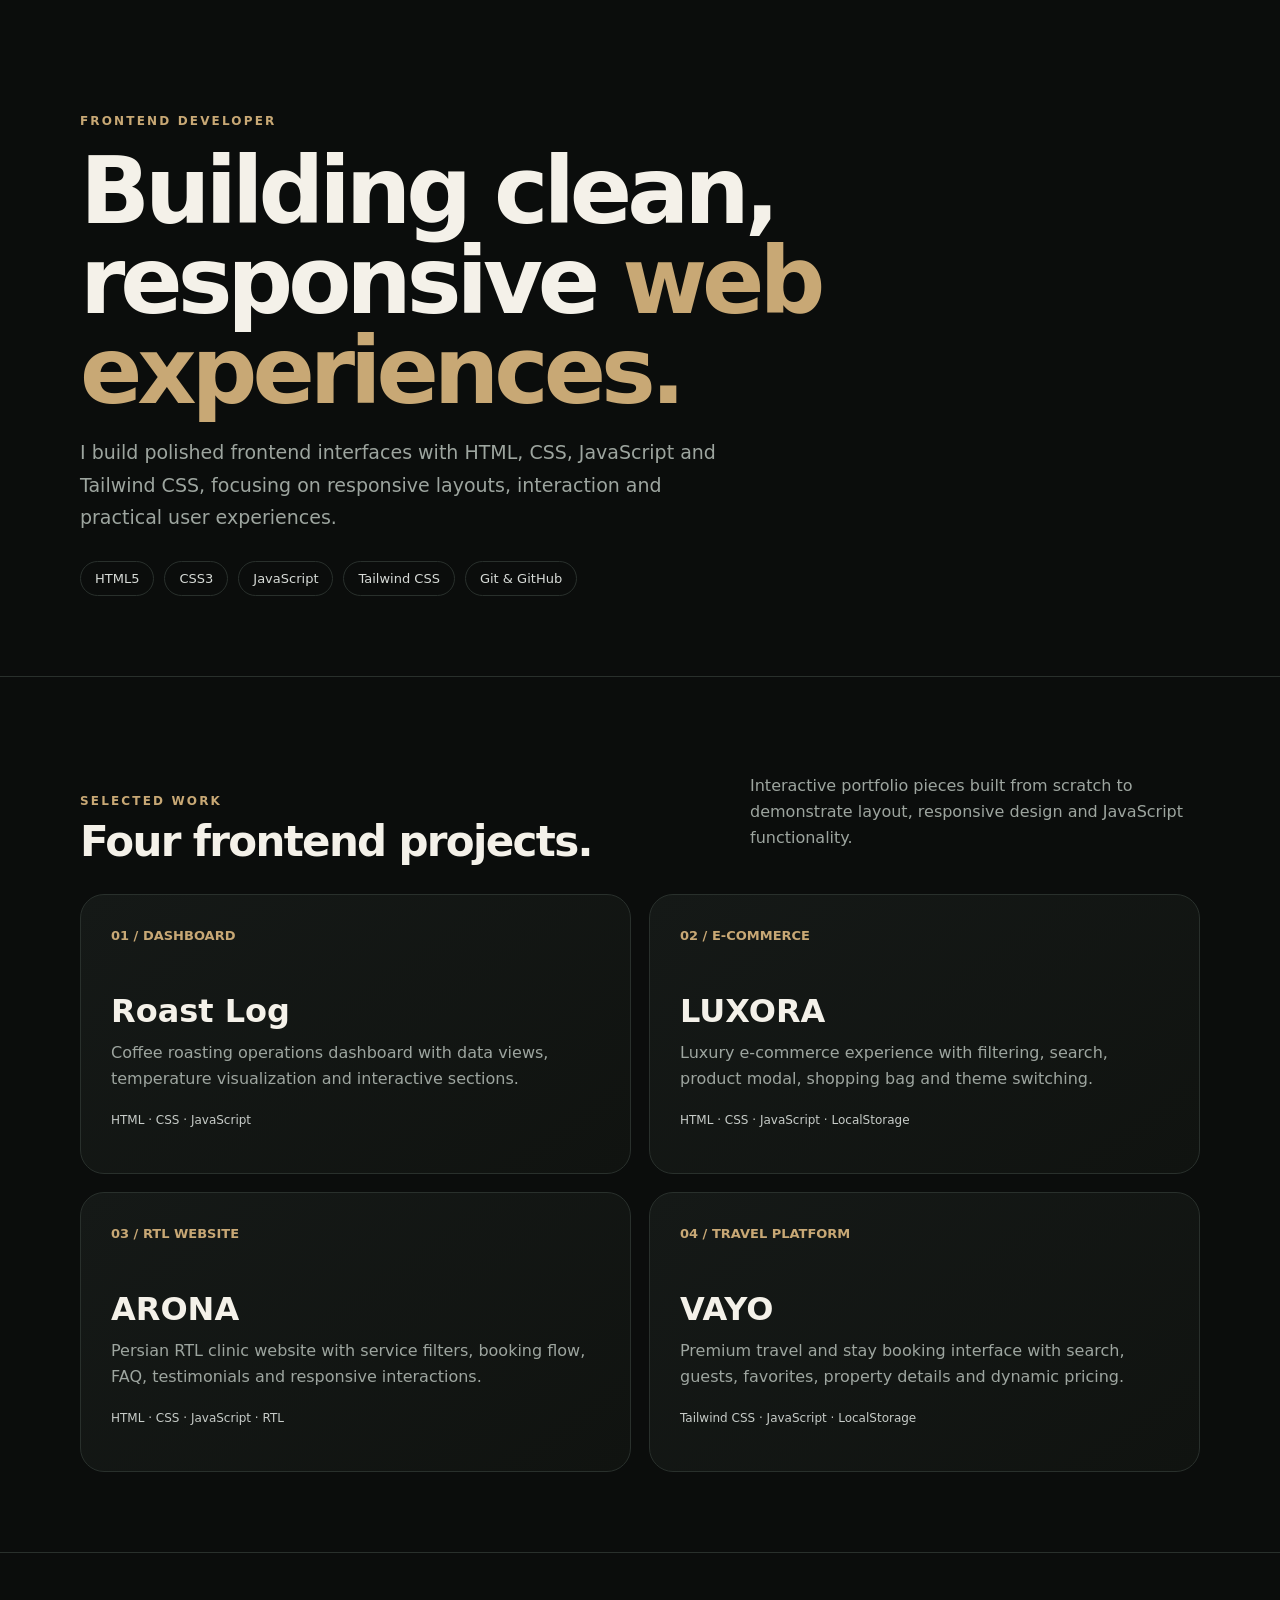
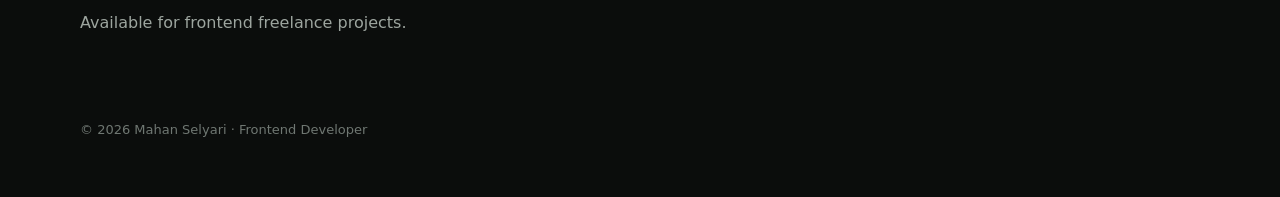
<file: index.html>
<!DOCTYPE html>
<html lang="en">
<head>
  <meta charset="UTF-8">
  <meta name="viewport" content="width=device-width, initial-scale=1.0">
  <meta name="description" content="Mahan Selyari — Frontend Developer portfolio featuring Roast Log, LUXORA, ARONA and VAYO.">
  <title>Mahan Selyari — Frontend Developer</title>
  <style>
    :root{--bg:#0b0d0c;--card:#151917;--text:#f4f1e9;--muted:#9da59f;--line:#29302c;--accent:#c8a875}
    *{box-sizing:border-box}html{scroll-behavior:smooth}body{margin:0;background:var(--bg);color:var(--text);font-family:Inter,system-ui,-apple-system,BlinkMacSystemFont,"Segoe UI",sans-serif}a{color:inherit;text-decoration:none}.wrap{width:min(1120px,calc(100% - 40px));margin:auto}.hero{padding:110px 0 80px;border-bottom:1px solid var(--line)}.eyebrow{color:var(--accent);font-size:12px;font-weight:700;letter-spacing:.18em;text-transform:uppercase}.hero h1{max-width:800px;margin:18px 0;font-size:clamp(48px,8vw,92px);line-height:.98;letter-spacing:-.055em}.hero h1 span{color:var(--accent)}.hero p{max-width:650px;color:var(--muted);font-size:19px;line-height:1.7}.stack{display:flex;flex-wrap:wrap;gap:10px;margin-top:28px}.stack span{border:1px solid var(--line);border-radius:999px;padding:9px 14px;color:#d7dbd7;font-size:13px}.projects{padding:80px 0}.section-head{display:flex;justify-content:space-between;gap:30px;align-items:end;margin-bottom:28px}.section-head h2{margin:8px 0 0;font-size:42px;letter-spacing:-.04em}.section-head p{color:var(--muted);max-width:450px;line-height:1.6}.grid{display:grid;grid-template-columns:repeat(2,1fr);gap:18px}.card{display:block;padding:30px;min-height:280px;border:1px solid var(--line);border-radius:24px;background:linear-gradient(145deg,var(--card),#101310);transition:.25s}.card:hover{transform:translateY(-5px);border-color:#56605a}.number{color:var(--accent);font-size:13px;font-weight:700}.card h3{font-size:32px;margin:48px 0 10px}.card p{color:var(--muted);line-height:1.6;margin:0}.tech{margin-top:22px;color:#c7ccc8;font-size:12px}.cta{padding:60px 0;border-top:1px solid var(--line);color:var(--muted)}footer{padding:30px 0 60px;color:#6f7772;font-size:13px}@media(max-width:700px){.wrap{width:min(100% - 28px,1120px)}.hero{padding-top:75px}.grid{grid-template-columns:1fr}.section-head{display:block}.section-head h2{font-size:34px}.card{min-height:240px}.card h3{margin-top:35px}}
  </style>
</head>
<body>
  <header class="hero"><div class="wrap">
    <span class="eyebrow">Frontend Developer</span>
    <h1>Building clean, responsive <span>web experiences.</span></h1>
    <p>I build polished frontend interfaces with HTML, CSS, JavaScript and Tailwind CSS, focusing on responsive layouts, interaction and practical user experiences.</p>
    <div class="stack"><span>HTML5</span><span>CSS3</span><span>JavaScript</span><span>Tailwind CSS</span><span>Git & GitHub</span></div>
  </div></header>

  <main class="projects"><div class="wrap">
    <div class="section-head"><div><span class="eyebrow">Selected work</span><h2>Four frontend projects.</h2></div><p>Interactive portfolio pieces built from scratch to demonstrate layout, responsive design and JavaScript functionality.</p></div>
    <div class="grid">
      <a class="card" href="./roast-log/"><span class="number">01 / DASHBOARD</span><h3>Roast Log</h3><p>Coffee roasting operations dashboard with data views, temperature visualization and interactive sections.</p><div class="tech">HTML · CSS · JavaScript</div></a>
      <a class="card" href="./luxora/"><span class="number">02 / E-COMMERCE</span><h3>LUXORA</h3><p>Luxury e-commerce experience with filtering, search, product modal, shopping bag and theme switching.</p><div class="tech">HTML · CSS · JavaScript · LocalStorage</div></a>
      <a class="card" href="./arona/"><span class="number">03 / RTL WEBSITE</span><h3>ARONA</h3><p>Persian RTL clinic website with service filters, booking flow, FAQ, testimonials and responsive interactions.</p><div class="tech">HTML · CSS · JavaScript · RTL</div></a>
      <a class="card" href="./vayo/"><span class="number">04 / TRAVEL PLATFORM</span><h3>VAYO</h3><p>Premium travel and stay booking interface with search, guests, favorites, property details and dynamic pricing.</p><div class="tech">Tailwind CSS · JavaScript · LocalStorage</div></a>
    </div>
  </div></main>

  <section class="cta"><div class="wrap">Available for frontend freelance projects.</div></section>
  <footer><div class="wrap">© 2026 Mahan Selyari · Frontend Developer</div></footer>
</body>
</html>
</file>
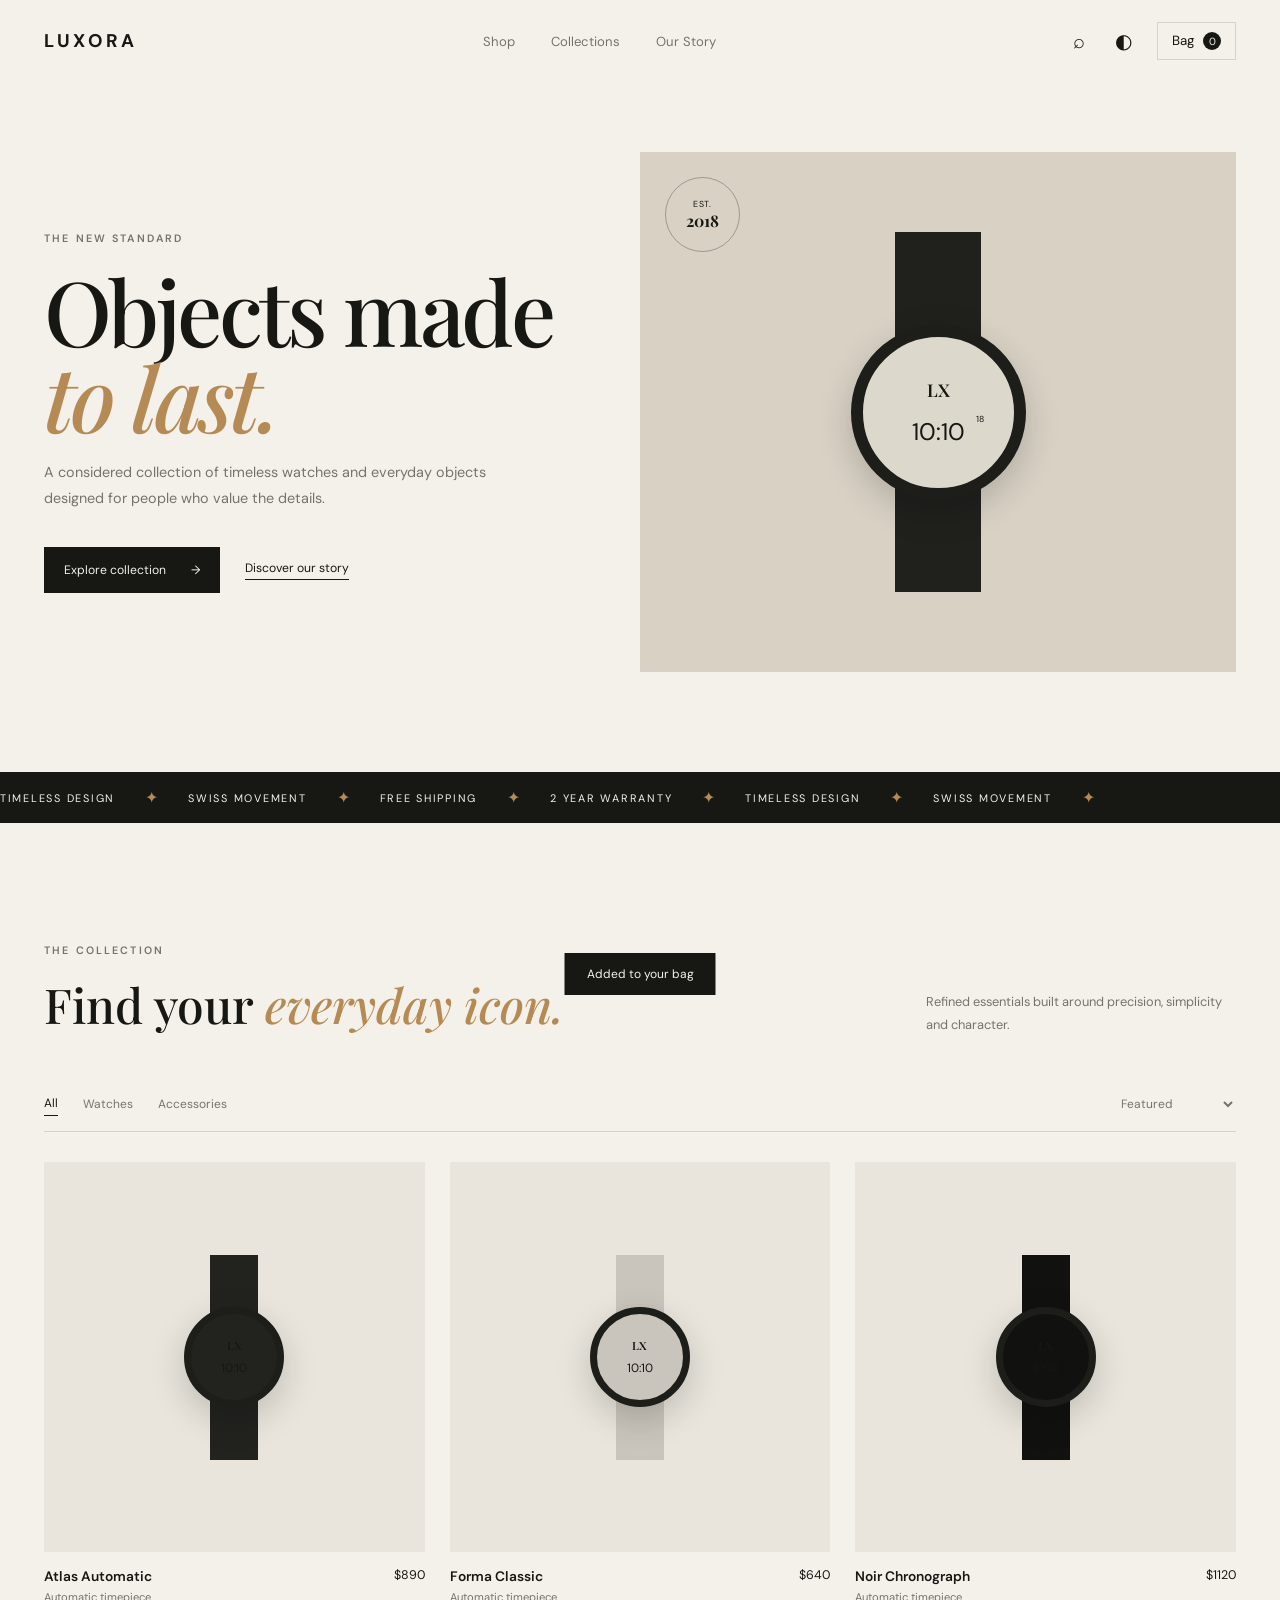
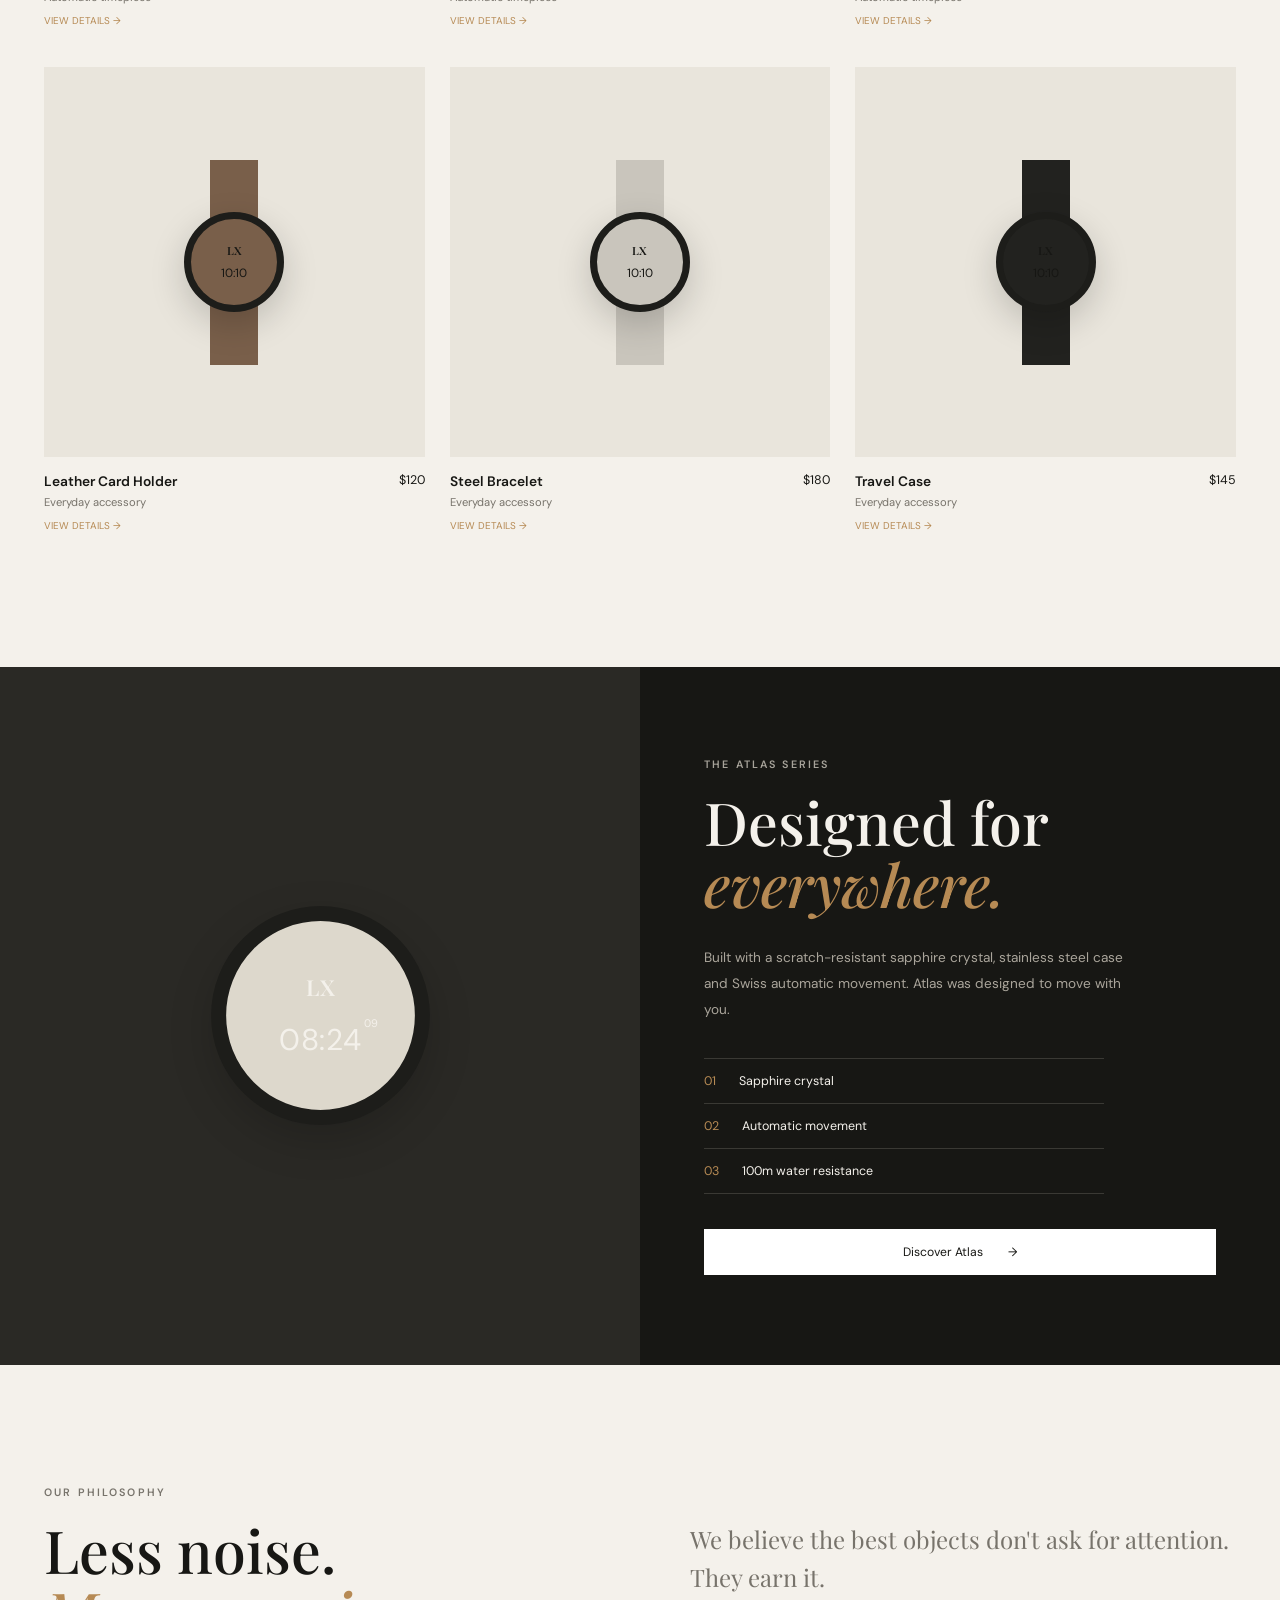
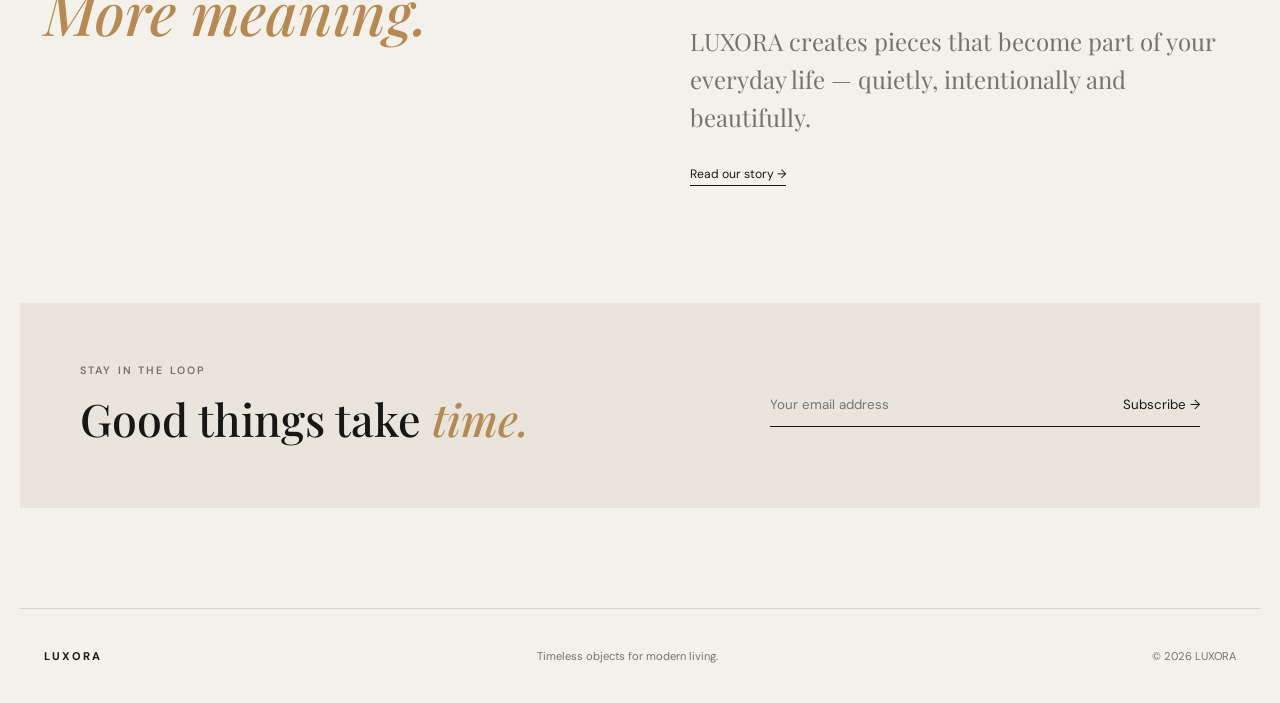
<file: luxora/index.html>
<!DOCTYPE html>
<html lang="en">
<head>
  <meta charset="UTF-8">
  <meta name="viewport" content="width=device-width, initial-scale=1.0">

  <title>LUXORA — Timeless Objects</title>

  <link rel="preconnect" href="https://fonts.googleapis.com">
  <link rel="preconnect" href="https://fonts.gstatic.com" crossorigin>

  <link href="https://fonts.googleapis.com/css2?family=DM+Sans:wght@400;500;600;700&family=Playfair+Display:wght@500;600;700&display=swap" rel="stylesheet">

  <link rel="stylesheet" href="style.css">
</head>

<body>

  <!-- ================= HEADER ================= -->

  <header class="header">

    <a href="#" class="logo">
      LUXORA
    </a>

    <nav class="nav">
      <a href="#shop">Shop</a>
      <a href="#collections">Collections</a>
      <a href="#story">Our Story</a>
    </nav>

    <div class="header-actions">

      <button class="icon-btn" id="searchBtn" aria-label="Search">
        ⌕
      </button>

      <button class="icon-btn" id="themeBtn" aria-label="Theme">
        ◐
      </button>

      <button class="cart-btn" id="cartBtn">
        Bag
        <span id="cartCount">0</span>
      </button>

    </div>

  </header>


  <!-- ================= SEARCH ================= -->

  <div class="search-overlay" id="searchOverlay">

    <div class="search-box">

      <button class="close-search" id="closeSearch">
        ×
      </button>

      <span>Search products</span>

      <input
        type="text"
        id="searchInput"
        placeholder="Search watches, accessories..."
        autocomplete="off"
      >

      <div id="searchResults"></div>

    </div>

  </div>


  <!-- ================= HERO ================= -->

  <main>

    <section class="hero">

      <div class="hero-content">

        <span class="eyebrow">
          THE NEW STANDARD
        </span>

        <h1>
          Objects made
          <em>to last.</em>
        </h1>

        <p>
          A considered collection of timeless watches
          and everyday objects designed for people
          who value the details.
        </p>

        <div class="hero-actions">

          <a href="#shop" class="btn btn-dark">
            Explore collection
            <span>→</span>
          </a>

          <a href="#story" class="text-link">
            Discover our story
          </a>

        </div>

      </div>

      <div class="hero-image">

        <div class="hero-badge">
          <span>EST.</span>
          <strong>2018</strong>
        </div>

        <div class="watch-display">
          <div class="watch-face">
            <span class="watch-brand">LX</span>
            <span class="watch-time">10:10</span>
            <span class="watch-date">18</span>
          </div>

          <div class="watch-strap top"></div>
          <div class="watch-strap bottom"></div>
        </div>

      </div>

    </section>


    <!-- ================= MARQUEE ================= -->

    <div class="marquee">

      <div class="marquee-track">

        <span>TIMELESS DESIGN</span>
        <i>✦</i>

        <span>SWISS MOVEMENT</span>
        <i>✦</i>

        <span>FREE SHIPPING</span>
        <i>✦</i>

        <span>2 YEAR WARRANTY</span>
        <i>✦</i>

        <span>TIMELESS DESIGN</span>
        <i>✦</i>

        <span>SWISS MOVEMENT</span>
        <i>✦</i>

      </div>

    </div>


    <!-- ================= SHOP ================= -->

    <section class="shop section" id="shop">

      <div class="section-heading">

        <div>
          <span class="eyebrow">
            THE COLLECTION
          </span>

          <h2>
            Find your <em>everyday icon.</em>
          </h2>
        </div>

        <p>
          Refined essentials built around
          precision, simplicity and character.
        </p>

      </div>


      <div class="shop-toolbar">

        <div class="categories">

          <button
            class="filter-btn active"
            data-category="all">
            All
          </button>

          <button
            class="filter-btn"
            data-category="watch">
            Watches
          </button>

          <button
            class="filter-btn"
            data-category="accessory">
            Accessories
          </button>

        </div>

        <select id="sortSelect">
          <option value="default">Featured</option>
          <option value="low">Price: Low to High</option>
          <option value="high">Price: High to Low</option>
          <option value="new">Newest</option>
        </select>

      </div>


      <div class="products-grid" id="productsGrid"></div>

    </section>


    <!-- ================= FEATURE ================= -->

    <section class="feature-section" id="collections">

      <div class="feature-image">

        <div class="feature-watch">
          <div class="watch-face silver">
            <span class="watch-brand">LX</span>
            <span class="watch-time">08:24</span>
            <span class="watch-date">09</span>
          </div>
        </div>

      </div>

      <div class="feature-content">

        <span class="eyebrow">
          THE ATLAS SERIES
        </span>

        <h2>
          Designed for
          <em>everywhere.</em>
        </h2>

        <p>
          Built with a scratch-resistant sapphire crystal,
          stainless steel case and Swiss automatic movement.
          Atlas was designed to move with you.
        </p>

        <ul class="features">

          <li>
            <span>01</span>
            Sapphire crystal
          </li>

          <li>
            <span>02</span>
            Automatic movement
          </li>

          <li>
            <span>03</span>
            100m water resistance
          </li>

        </ul>

        <button class="btn btn-light" id="featureBtn">
          Discover Atlas
          <span>→</span>
        </button>

      </div>

    </section>


    <!-- ================= STORY ================= -->

    <section class="story section" id="story">

      <div class="story-heading">

        <span class="eyebrow">
          OUR PHILOSOPHY
        </span>

        <h2>
          Less noise.
          <br>
          <em>More meaning.</em>
        </h2>

      </div>

      <div class="story-text">

        <p>
          We believe the best objects don't ask for attention.
          They earn it.
        </p>

        <p>
          LUXORA creates pieces that become part of your
          everyday life — quietly, intentionally and
          beautifully.
        </p>

        <a href="#" class="text-link">
          Read our story →
        </a>

      </div>

    </section>


    <!-- ================= NEWSLETTER ================= -->

    <section class="newsletter">

      <div>

        <span class="eyebrow">
          STAY IN THE LOOP
        </span>

        <h2>
          Good things take
          <em>time.</em>
        </h2>

      </div>

      <form id="newsletterForm">

        <input
          type="email"
          id="emailInput"
          placeholder="Your email address"
          required
        >

        <button type="submit">
          Subscribe →
        </button>

      </form>

    </section>

  </main>


  <!-- ================= CART ================= -->

  <aside class="cart-panel" id="cartPanel">

    <div class="cart-header">

      <div>
        <span class="eyebrow">
          YOUR BAG
        </span>

        <h2>
          Shopping bag
        </h2>
      </div>

      <button id="closeCart">
        ×
      </button>

    </div>

    <div class="cart-items" id="cartItems"></div>

    <div class="cart-footer">

      <div>
        <span>Subtotal</span>
        <strong id="cartTotal">
          $0
        </strong>
      </div>

      <button class="checkout-btn" id="checkoutBtn">
        Checkout
        <span>→</span>
      </button>

    </div>

  </aside>


  <div class="cart-backdrop" id="cartBackdrop"></div>


  <!-- ================= PRODUCT MODAL ================= -->

  <div class="modal" id="productModal">

    <div class="modal-content">

      <button class="modal-close" id="modalClose">
        ×
      </button>

      <div class="modal-product" id="modalProduct"></div>

    </div>

  </div>


  <!-- ================= TOAST ================= -->

  <div class="toast" id="toast">
    Added to your bag
  </div>


  <footer>

    <div class="footer-logo">
      LUXORA
    </div>

    <p>
      Timeless objects for modern living.
    </p>

    <span>
      © 2026 LUXORA
    </span>

  </footer>


  <script src="script.js"></script>

</body>
</html>
</file>
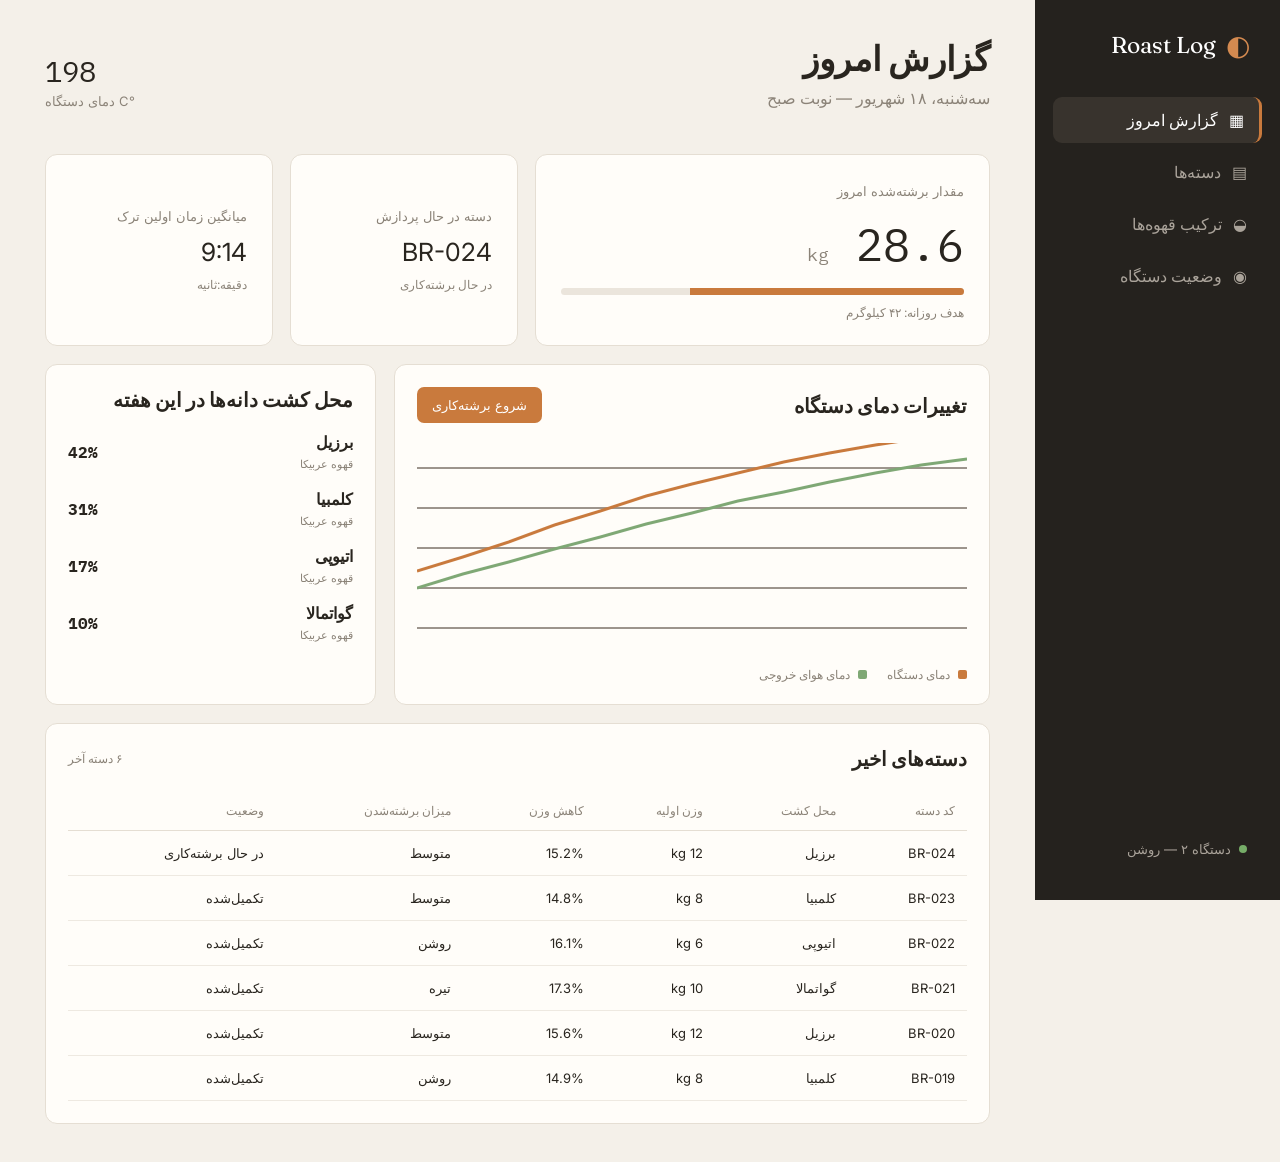
<file: roast-log/index.html>
<!DOCTYPE html>
<html lang="fa" dir="rtl">
<head>
  <meta charset="UTF-8">
  <meta name="viewport" content="width=device-width, initial-scale=1.0">

  <title>Roast Log — داشبورد برشته‌کاری قهوه</title>

  <link rel="preconnect" href="https://fonts.googleapis.com">
  <link href="https://fonts.googleapis.com/css2?family=Fraunces:opsz,wght@9..144,400;9..144,600;9..144,700&family=IBM+Plex+Mono:wght@400;500;600&family=Inter:wght@400;500;600&display=swap" rel="stylesheet">

  <link rel="stylesheet" href="style.css">
</head>

<body>

<div class="app">

  <!-- Sidebar -->
  <aside class="sidebar">

    <div class="brand">
      <span class="brand-mark">◐</span>
      <span class="brand-name">Roast Log</span>
    </div>

    <nav class="nav">

      <a class="nav-item active" href="#" data-page="dashboard">
        <span>▦</span>
        گزارش امروز
      </a>

      <a class="nav-item" href="#" data-page="batches">
        <span>▤</span>
        دسته‌ها
      </a>

      <a class="nav-item" href="#" data-page="blends">
        <span>◒</span>
        ترکیب قهوه‌ها
      </a>

      <a class="nav-item" href="#" data-page="machine">
        <span>◉</span>
        وضعیت دستگاه
      </a>

    </nav>

    <div class="sidebar-foot">
      <span class="dot"></span>
      دستگاه ۲ — روشن
    </div>

  </aside>


  <!-- Main -->
  <main class="main">

    <!-- ================= DASHBOARD ================= -->

    <section class="page active-page" id="dashboard">

      <header class="topbar">

        <div>
          <h1>گزارش امروز</h1>
          <p class="subtitle">
            سه‌شنبه، ۱۸ شهریور — نوبت صبح
          </p>
        </div>

        <div class="topbar-stat">
          <span class="topbar-stat-num" id="liveTemp">
            198
          </span>

          <span class="topbar-stat-unit">
            °C دمای دستگاه
          </span>
        </div>

      </header>


      <section class="hero-row">

        <div class="hero-card">

          <span class="hero-label">
            مقدار برشته‌شده امروز
          </span>

          <div class="hero-num">
            <span id="totalKg">28.6</span>
            <span>kg</span>
          </div>

          <div class="hero-bar">
            <div
              class="hero-bar-fill"
              style="width:68%">
            </div>
          </div>

          <span class="hero-target">
            هدف روزانه: ۴۲ کیلوگرم
          </span>

        </div>


        <div class="mini-card">

          <span class="mini-label">
            دسته در حال پردازش
          </span>

          <span class="mini-num mono">
            BR-024
          </span>

          <span class="mini-sub">
            در حال برشته‌کاری
          </span>

        </div>


        <div class="mini-card">

          <span class="mini-label">
            میانگین زمان اولین ترک
          </span>

          <span class="mini-num mono">
            9:14
          </span>

          <span class="mini-sub">
            دقیقه:ثانیه
          </span>

        </div>

      </section>


      <section class="grid-row">

        <div class="panel chart-panel">

          <div class="panel-head">

            <h2>
              تغییرات دمای دستگاه
            </h2>

            <button class="panel-btn" id="roastToggle">
              شروع برشته‌کاری
            </button>

          </div>

          <canvas
            id="tempChart"
            width="640"
            height="220">
          </canvas>

          <div class="chart-legend">

            <span>
              <i class="sw drum"></i>
              دمای دستگاه
            </span>

            <span>
              <i class="sw exhaust"></i>
              دمای هوای خروجی
            </span>

          </div>

        </div>


        <div class="panel origin-panel">

          <div class="panel-head">
            <h2>
              محل کشت دانه‌ها در این هفته
            </h2>
          </div>

          <div class="origin-list">

            <div class="origin-item">
              <div>
                <strong>برزیل</strong>
                <span>قهوه عربیکا</span>
              </div>
              <b>42%</b>
            </div>

            <div class="origin-item">
              <div>
                <strong>کلمبیا</strong>
                <span>قهوه عربیکا</span>
              </div>
              <b>31%</b>
            </div>

            <div class="origin-item">
              <div>
                <strong>اتیوپی</strong>
                <span>قهوه عربیکا</span>
              </div>
              <b>17%</b>
            </div>

            <div class="origin-item">
              <div>
                <strong>گواتمالا</strong>
                <span>قهوه عربیکا</span>
              </div>
              <b>10%</b>
            </div>

          </div>

        </div>

      </section>


      <section class="panel table-panel">

        <div class="panel-head">

          <h2>
            دسته‌های اخیر
          </h2>

          <span class="panel-note">
            ۶ دسته آخر
          </span>

        </div>

        <table class="batch-table">

          <thead>
            <tr>
              <th>کد دسته</th>
              <th>محل کشت</th>
              <th>وزن اولیه</th>
              <th>کاهش وزن</th>
              <th>میزان برشته‌شدن</th>
              <th>وضعیت</th>
            </tr>
          </thead>

          <tbody id="dashboardRows"></tbody>

        </table>

      </section>

    </section>


    <!-- ================= BATCHES ================= -->

    <section class="page" id="batches">

      <header class="topbar">

        <div>
          <h1>دسته‌ها</h1>
          <p class="subtitle">
            مدیریت و مشاهده دسته‌های برشته‌شده
          </p>
        </div>

        <button class="primary-btn">
          + دسته جدید
        </button>

      </header>


      <div class="stats-grid">

        <div class="stat-card">
          <span>تعداد کل دسته‌ها</span>
          <strong>128</strong>
          <small>در این ماه</small>
        </div>

        <div class="stat-card">
          <span>مجموع وزن</span>
          <strong>486 kg</strong>
          <small>این ماه</small>
        </div>

        <div class="stat-card">
          <span>میانگین کاهش وزن</span>
          <strong>15.8%</strong>
          <small>در تمام دسته‌ها</small>
        </div>

        <div class="stat-card">
          <span>دسته‌های امروز</span>
          <strong>8</strong>
          <small>۲ دسته در حال انجام</small>
        </div>

      </div>


      <section class="panel">

        <div class="panel-head">

          <h2>
            همه دسته‌ها
          </h2>

          <input
            type="text"
            id="batchSearch"
            class="search"
            placeholder="جست‌وجوی دسته...">

        </div>


        <table class="batch-table">

          <thead>
            <tr>
              <th>کد دسته</th>
              <th>محل کشت</th>
              <th>تاریخ</th>
              <th>وزن اولیه</th>
              <th>کاهش وزن</th>
              <th>میزان برشته‌شدن</th>
              <th>وضعیت</th>
            </tr>
          </thead>

          <tbody id="allBatchRows"></tbody>

        </table>

      </section>

    </section>


    <!-- ================= BLENDS ================= -->

    <section class="page" id="blends">

      <header class="topbar">

        <div>
          <h1>ترکیب قهوه‌ها</h1>

          <p class="subtitle">
            ترکیب دانه‌ها و محصولات آماده
          </p>
        </div>

        <button class="primary-btn">
          + ترکیب جدید
        </button>

      </header>


      <div class="blend-grid">

        <div class="blend-card">

          <div class="blend-top">
            <span class="blend-code">
              BL-001
            </span>

            <span class="status ready">
              آماده فروش
            </span>
          </div>

          <h2>
            خانه
          </h2>

          <p>
            ترکیبی متعادل برای استفاده روزانه
          </p>

          <div class="blend-progress">

            <div>
              <span>برزیل</span>
              <b>60%</b>
            </div>

            <div class="progress">
              <i style="width:60%"></i>
            </div>

          </div>

          <div class="blend-progress">

            <div>
              <span>کلمبیا</span>
              <b>25%</b>
            </div>

            <div class="progress">
              <i style="width:25%"></i>
            </div>

          </div>

          <div class="blend-progress">

            <div>
              <span>اتیوپی</span>
              <b>15%</b>
            </div>

            <div class="progress">
              <i style="width:15%"></i>
            </div>

          </div>

        </div>


        <div class="blend-card">

          <div class="blend-top">

            <span class="blend-code">
              BL-002
            </span>

            <span class="status roasting">
              در حال آماده‌سازی
            </span>

          </div>

          <h2>
            اسپرسو
          </h2>

          <p>
            طعمی قوی با رایحه شکلات و آجیل
          </p>

          <div class="blend-progress">

            <div>
              <span>برزیل</span>
              <b>50%</b>
            </div>

            <div class="progress">
              <i style="width:50%"></i>
            </div>

          </div>

          <div class="blend-progress">

            <div>
              <span>گواتمالا</span>
              <b>30%</b>
            </div>

            <div class="progress">
              <i style="width:30%"></i>
            </div>

          </div>

          <div class="blend-progress">

            <div>
              <span>کلمبیا</span>
              <b>20%</b>
            </div>

            <div class="progress">
              <i style="width:20%"></i>
            </div>

          </div>

        </div>


        <div class="blend-card">

          <div class="blend-top">

            <span class="blend-code">
              BL-003
            </span>

            <span class="status ready">
              آماده فروش
            </span>

          </div>

          <h2>
            صبحانه
          </h2>

          <p>
            طعمی ملایم و میوه‌ای برای شروع روز
          </p>

          <div class="blend-progress">

            <div>
              <span>اتیوپی</span>
              <b>55%</b>
            </div>

            <div class="progress">
              <i style="width:55%"></i>
            </div>

          </div>

          <div class="blend-progress">

            <div>
              <span>کلمبیا</span>
              <b>45%</b>
            </div>

            <div class="progress">
              <i style="width:45%"></i>
            </div>

          </div>

        </div>

      </div>

    </section>


    <!-- ================= MACHINE ================= -->

    <section class="page" id="machine">

      <header class="topbar">

        <div>
          <h1>وضعیت دستگاه</h1>

          <p class="subtitle">
            وضعیت لحظه‌ای دستگاه برشته‌کاری
          </p>
        </div>

        <div class="machine-status">
          <span class="dot"></span>
          دستگاه روشن است
        </div>

      </header>


      <div class="machine-grid">

        <div class="machine-card main-machine">

          <div class="machine-icon">
            ◉
          </div>

          <div>
            <span>
              دمای فعلی دستگاه
            </span>

            <strong id="machineTemp">
              198°C
            </strong>
          </div>

        </div>


        <div class="machine-card">

          <span>
            دمای هوای خروجی
          </span>

          <strong>
            184°C
          </strong>

          <small>
            وضعیت عادی
          </small>

        </div>


        <div class="machine-card">

          <span>
            زمان فعالیت امروز
          </span>

          <strong>
            04:32
          </strong>

          <small>
            ساعت:دقیقه
          </small>

        </div>


        <div class="machine-card">

          <span>
            دسته‌های امروز
          </span>

          <strong>
            8
          </strong>

          <small>
            ۶ دسته تکمیل شده
          </small>

        </div>

      </div>


      <section class="panel machine-details">

        <div class="panel-head">
          <h2>
            وضعیت دستگاه
          </h2>

          <span class="status ready">
            همه‌چیز عادی است
          </span>
        </div>


        <div class="health-row">

          <div>
            <span>دمای دستگاه</span>
            <b>طبیعی</b>
          </div>

          <div class="health-bar">
            <i style="width:72%"></i>
          </div>

        </div>


        <div class="health-row">

          <div>
            <span>سیستم تهویه</span>
            <b>طبیعی</b>
          </div>

          <div class="health-bar">
            <i style="width:88%"></i>
          </div>

        </div>


        <div class="health-row">

          <div>
            <span>مصرف انرژی</span>
            <b>مناسب</b>
          </div>

          <div class="health-bar">
            <i style="width:46%"></i>
          </div>

        </div>


        <div class="health-row">

          <div>
            <span>وضعیت کلی</span>
            <b>عالی</b>
          </div>

          <div class="health-bar">
            <i style="width:94%"></i>
          </div>

        </div>

      </section>

    </section>

  </main>

</div>


<script src="script.js"></script>

</body>
</html>
</file>
<file: luxora/style.css>
:root{
  --bg:#F4F1EB;
  --surface:#FFFFFF;
  --surface-2:#E9E5DC;
  --text:#171714;
  --muted:#77736B;
  --line:#D8D3C9;
  --dark:#171714;
  --accent:#B68A54;
  --radius:4px;
  --container:1240px;
}

*{
  box-sizing:border-box;
  margin:0;
  padding:0;
}

html{
  scroll-behavior:smooth;
}

body{
  background:var(--bg);
  color:var(--text);
  font-family:'DM Sans',sans-serif;
  overflow-x:hidden;
  transition:.3s;
}

body.dark{
  --bg:#171714;
  --surface:#22221F;
  --surface-2:#2B2A26;
  --text:#F4F1EB;
  --muted:#AAA59B;
  --line:#3B3933;
  --dark:#F4F1EB;
}


/* ================= HEADER ================= */

.header{
  height:82px;
  max-width:var(--container);
  margin:auto;
  padding:0 24px;

  display:flex;
  align-items:center;
  justify-content:space-between;
}

.logo{
  color:var(--text);
  text-decoration:none;
  font-size:1.15rem;
  font-weight:700;
  letter-spacing:.2em;
}

.nav{
  display:flex;
  gap:36px;
}

.nav a{
  color:var(--muted);
  text-decoration:none;
  font-size:.82rem;
  transition:.2s;
}

.nav a:hover{
  color:var(--text);
}

.header-actions{
  display:flex;
  align-items:center;
  gap:8px;
}

.icon-btn,
.cart-btn{
  border:0;
  background:transparent;
  color:var(--text);
  cursor:pointer;
  font-family:inherit;
}

.icon-btn{
  width:36px;
  height:36px;
  font-size:1.25rem;
}

.cart-btn{
  border:1px solid var(--line);
  padding:9px 14px;
  margin-left:8px;
}

.cart-btn span{
  display:inline-flex;
  justify-content:center;
  align-items:center;
  min-width:18px;
  height:18px;
  margin-left:5px;
  border-radius:50%;
  background:var(--text);
  color:var(--bg);
  font-size:.65rem;
}


/* ================= HERO ================= */

.hero{
  max-width:var(--container);
  margin:auto;
  padding:70px 24px 100px;

  display:grid;
  grid-template-columns:1fr 1fr;
  min-height:650px;
}

.hero-content{
  display:flex;
  flex-direction:column;
  justify-content:center;
  padding-right:8%;
}

.eyebrow{
  display:block;
  color:var(--muted);
  font-size:.67rem;
  letter-spacing:.2em;
  font-weight:600;
}

.hero h1{
  font-family:'Playfair Display',serif;
  font-size:clamp(3.6rem,7vw,6.5rem);
  line-height:.95;
  font-weight:500;
  margin:22px 0;
  letter-spacing:-.04em;
}

em{
  color:var(--accent);
  font-style:italic;
}

.hero p{
  max-width:470px;
  color:var(--muted);
  line-height:1.8;
  font-size:.9rem;
}

.hero-actions{
  display:flex;
  align-items:center;
  gap:25px;
  margin-top:35px;
}

.btn{
  display:inline-flex;
  align-items:center;
  justify-content:center;
  gap:25px;
  padding:15px 20px;
  border:0;
  cursor:pointer;
  text-decoration:none;
  font-family:inherit;
  font-size:.76rem;
}

.btn-dark{
  background:var(--dark);
  color:var(--bg);
}

.btn-light{
  background:var(--surface);
  color:var(--text);
}

.text-link{
  color:var(--text);
  text-decoration:none;
  border-bottom:1px solid var(--text);
  padding-bottom:3px;
  font-size:.76rem;
}

.hero-image{
  position:relative;
  min-height:520px;
  background:#D8D1C4;
  display:flex;
  align-items:center;
  justify-content:center;
  overflow:hidden;
}

.hero-badge{
  position:absolute;
  top:25px;
  left:25px;
  width:75px;
  height:75px;
  border:1px solid rgba(23,23,20,.3);
  border-radius:50%;

  display:flex;
  flex-direction:column;
  align-items:center;
  justify-content:center;
}

.hero-badge span{
  font-size:.55rem;
  letter-spacing:.1em;
}

.hero-badge strong{
  font-family:'Playfair Display',serif;
  font-size:1rem;
}

.watch-display{
  width:210px;
  height:360px;
  position:relative;
  display:flex;
  justify-content:center;
  align-items:center;
}

.watch-strap{
  position:absolute;
  width:86px;
  height:125px;
  background:#20201D;
  left:50%;
  transform:translateX(-50%);
}

.watch-strap.top{
  top:0;
}

.watch-strap.bottom{
  bottom:0;
}

.watch-face{
  position:relative;
  z-index:2;
  width:175px;
  height:175px;
  border-radius:50%;
  background:#DDD8CC;
  border:12px solid #1D1D1A;
  box-shadow:0 12px 35px rgba(0,0,0,.18);

  display:flex;
  flex-direction:column;
  align-items:center;
  justify-content:center;
}

.watch-brand{
  font-family:'Playfair Display',serif;
  font-weight:600;
  font-size:1.1rem;
}

.watch-time{
  font-family:'DM Sans',sans-serif;
  font-size:1.5rem;
  margin-top:15px;
}

.watch-date{
  position:absolute;
  right:30px;
  top:76px;
  font-size:.55rem;
}


/* ================= MARQUEE ================= */

.marquee{
  overflow:hidden;
  background:var(--dark);
  color:var(--bg);
  padding:15px 0;
}

.marquee-track{
  display:flex;
  width:max-content;
  align-items:center;
  gap:30px;
  animation:marquee 25s linear infinite;
}

.marquee span{
  font-size:.68rem;
  letter-spacing:.16em;
  white-space:nowrap;
}

.marquee i{
  color:var(--accent);
  font-style:normal;
}

@keyframes marquee{
  from{transform:translateX(0)}
  to{transform:translateX(-30%)}
}


/* ================= SHOP ================= */

.section{
  max-width:var(--container);
  margin:auto;
  padding:120px 24px;
}

.section-heading{
  display:flex;
  justify-content:space-between;
  align-items:end;
  margin-bottom:55px;
}

.section-heading h2{
  font-family:'Playfair Display',serif;
  font-weight:500;
  font-size:3rem;
  margin-top:15px;
}

.section-heading p{
  max-width:310px;
  color:var(--muted);
  font-size:.8rem;
  line-height:1.8;
}

.shop-toolbar{
  display:flex;
  align-items:center;
  justify-content:space-between;
  border-bottom:1px solid var(--line);
  padding-bottom:15px;
  margin-bottom:30px;
}

.categories{
  display:flex;
  gap:25px;
}

.filter-btn{
  border:0;
  background:none;
  color:var(--muted);
  cursor:pointer;
  font-family:inherit;
  font-size:.75rem;
  padding:4px 0;
}

.filter-btn.active{
  color:var(--text);
  border-bottom:1px solid var(--text);
}

#sortSelect{
  border:0;
  background:transparent;
  color:var(--muted);
  font-family:inherit;
  outline:none;
  font-size:.75rem;
}

.products-grid{
  display:grid;
  grid-template-columns:repeat(3,1fr);
  gap:25px;
}

.product{
  cursor:pointer;
}

.product-image{
  height:390px;
  background:var(--surface-2);
  display:flex;
  justify-content:center;
  align-items:center;
  position:relative;
  overflow:hidden;
}

.product-image::after{
  content:"";
  position:absolute;
  inset:0;
  background:rgba(255,255,255,.08);
  opacity:0;
  transition:.3s;
}

.product:hover .product-image::after{
  opacity:1;
}

.product-watch{
  width:105px;
  height:205px;
  position:relative;
  display:flex;
  justify-content:center;
  align-items:center;
}

.product-watch .watch-face{
  width:100px;
  height:100px;
  border-width:7px;
}

.product-watch .watch-time{
  font-size:.75rem;
  margin-top:7px;
}

.product-watch .watch-brand{
  font-size:.7rem;
}

.product-watch .watch-strap{
  width:48px;
  height:65px;
}

.product-watch .watch-date{
  display:none;
}

.product-info{
  padding:15px 0;
}

.product-top{
  display:flex;
  justify-content:space-between;
  gap:10px;
}

.product-name{
  font-size:.86rem;
  font-weight:600;
}

.product-price{
  font-family:'DM Sans',sans-serif;
  font-size:.78rem;
}

.product-info p{
  color:var(--muted);
  font-size:.7rem;
  margin-top:5px;
}

.product-tag{
  color:var(--accent);
  font-size:.62rem;
  margin-top:10px;
  display:block;
}


/* ================= FEATURE ================= */

.feature-section{
  display:grid;
  grid-template-columns:1fr 1fr;
  min-height:650px;
  background:var(--dark);
  color:var(--bg);
}

.feature-image{
  background:#2A2925;
  display:flex;
  align-items:center;
  justify-content:center;
}

.feature-watch{
  transform:scale(1.25);
}

.feature-content{
  padding:90px 10%;
  display:flex;
  flex-direction:column;
  justify-content:center;
}

.feature-content .eyebrow{
  color:#A7A39A;
}

.feature-content h2{
  font-family:'Playfair Display',serif;
  font-size:3.7rem;
  line-height:1.05;
  font-weight:500;
  margin:20px 0 30px;
}

.feature-content p{
  color:#AAA59B;
  max-width:440px;
  font-size:.85rem;
  line-height:1.9;
}

.features{
  list-style:none;
  margin:35px 0;
  max-width:400px;
}

.features li{
  border-top:1px solid #3A3934;
  padding:14px 0;
  font-size:.78rem;
}

.features li:last-child{
  border-bottom:1px solid #3A3934;
}

.features span{
  color:var(--accent);
  margin-right:20px;
}


/* ================= STORY ================= */

.story{
  display:grid;
  grid-template-columns:1fr 1fr;
  gap:100px;
}

.story-heading h2{
  font-family:'Playfair Display',serif;
  font-size:3.7rem;
  font-weight:500;
  line-height:1.05;
  margin-top:20px;
}

.story-text{
  padding-top:35px;
}

.story-text p{
  color:var(--muted);
  font-family:'Playfair Display',serif;
  font-size:1.5rem;
  line-height:1.6;
  margin-bottom:25px;
}


/* ================= NEWSLETTER ================= */

.newsletter{
  max-width:var(--container);
  margin:0 auto 100px;
  padding:60px;
  background:var(--surface-2);

  display:flex;
  align-items:center;
  justify-content:space-between;
  gap:40px;
}

.newsletter h2{
  font-family:'Playfair Display',serif;
  font-size:2.8rem;
  font-weight:500;
  margin-top:12px;
}

.newsletter form{
  display:flex;
  width:430px;
  border-bottom:1px solid var(--text);
}

.newsletter input{
  flex:1;
  border:0;
  outline:0;
  background:transparent;
  color:var(--text);
  padding:13px 0;
  font-family:inherit;
}

.newsletter button{
  border:0;
  background:none;
  color:var(--text);
  cursor:pointer;
  font-family:inherit;
}


/* ================= SEARCH ================= */

.search-overlay{
  position:fixed;
  inset:0;
  background:rgba(0,0,0,.7);
  z-index:100;
  display:none;
  align-items:flex-start;
  justify-content:center;
  padding-top:120px;
}

.search-overlay.active{
  display:flex;
}

.search-box{
  width:min(650px,90%);
  background:var(--surface);
  padding:35px;
  position:relative;
}

.close-search{
  position:absolute;
  top:15px;
  right:15px;
  border:0;
  background:none;
  font-size:1.5rem;
  cursor:pointer;
  color:var(--text);
}

.search-box > span{
  display:block;
  color:var(--muted);
  font-size:.7rem;
  margin-bottom:10px;
}

.search-box input{
  width:100%;
  border:0;
  border-bottom:1px solid var(--line);
  background:none;
  outline:none;
  padding:15px 0;
  color:var(--text);
  font-family:inherit;
  font-size:1.1rem;
}

.search-result{
  display:flex;
  justify-content:space-between;
  padding:15px 0;
  border-bottom:1px solid var(--line);
  font-size:.8rem;
}

.search-result button{
  border:0;
  background:none;
  color:var(--accent);
  cursor:pointer;
}


/* ================= CART ================= */

.cart-panel{
  position:fixed;
  top:0;
  right:0;
  height:100vh;
  width:min(430px,100%);
  background:var(--surface);
  z-index:200;

  transform:translateX(100%);
  transition:.35s;

  display:flex;
  flex-direction:column;
}

.cart-panel.active{
  transform:translateX(0);
}

.cart-header{
  padding:30px;
  display:flex;
  justify-content:space-between;
  border-bottom:1px solid var(--line);
}

.cart-header h2{
  font-family:'Playfair Display',serif;
  font-weight:500;
  margin-top:5px;
}

.cart-header button,
.modal-close{
  border:0;
  background:none;
  color:var(--text);
  cursor:pointer;
  font-size:1.5rem;
}

.cart-items{
  flex:1;
  overflow:auto;
  padding:25px 30px;
}

.empty-cart{
  color:var(--muted);
  font-size:.8rem;
  text-align:center;
  margin-top:50px;
}

.cart-item{
  display:grid;
  grid-template-columns:70px 1fr auto;
  gap:15px;
  align-items:center;
  padding:15px 0;
  border-bottom:1px solid var(--line);
}

.cart-thumb{
  width:70px;
  height:70px;
  background:var(--surface-2);
  display:flex;
  justify-content:center;
  align-items:center;
}

.cart-thumb .product-watch{
  transform:scale(.45);
}

.cart-item-info strong{
  display:block;
  font-size:.78rem;
}

.cart-item-info span{
  display:block;
  color:var(--muted);
  font-size:.7rem;
  margin-top:5px;
}

.remove-item{
  border:0;
  background:none;
  color:var(--muted);
  cursor:pointer;
}

.cart-footer{
  padding:25px 30px;
  border-top:1px solid var(--line);
}

.cart-footer > div{
  display:flex;
  justify-content:space-between;
  margin-bottom:20px;
  font-size:.8rem;
}

.checkout-btn{
  width:100%;
  padding:16px;
  border:0;
  background:var(--dark);
  color:var(--bg);
  font-family:inherit;
  cursor:pointer;

  display:flex;
  justify-content:space-between;
}

.cart-backdrop{
  position:fixed;
  inset:0;
  background:rgba(0,0,0,.4);
  z-index:150;
  display:none;
}

.cart-backdrop.active{
  display:block;
}


/* ================= MODAL ================= */

.modal{
  position:fixed;
  inset:0;
  background:rgba(0,0,0,.7);
  z-index:300;

  display:none;
  align-items:center;
  justify-content:center;
  padding:20px;
}

.modal.active{
  display:flex;
}

.modal-content{
  width:min(850px,100%);
  max-height:90vh;
  overflow:auto;
  background:var(--surface);
  position:relative;
}

.modal-close{
  position:absolute;
  top:20px;
  right:20px;
  z-index:2;
}

.modal-product{
  display:grid;
  grid-template-columns:1fr 1fr;
}

.modal-image{
  min-height:500px;
  background:var(--surface-2);
  display:flex;
  align-items:center;
  justify-content:center;
}

.modal-info{
  padding:60px 45px;
  display:flex;
  flex-direction:column;
  justify-content:center;
}

.modal-info h2{
  font-family:'Playfair Display',serif;
  font-size:2.5rem;
  font-weight:500;
  margin:15px 0;
}

.modal-info p{
  color:var(--muted);
  line-height:1.8;
  font-size:.82rem;
}

.modal-price{
  font-size:1.2rem;
  margin:25px 0;
}

.add-modal{
  padding:15px;
  border:0;
  background:var(--dark);
  color:var(--bg);
  cursor:pointer;
  font-family:inherit;
}


/* ================= TOAST ================= */

.toast{
  position:fixed;
  bottom:25px;
  left:50%;
  transform:translate(-50%,120px);

  background:var(--dark);
  color:var(--bg);

  padding:13px 22px;
  font-size:.75rem;
  z-index:500;

  transition:.3s;
}

.toast.active{
  transform:translate(-50%,0);
}


/* ================= FOOTER ================= */

footer{
  border-top:1px solid var(--line);
  padding:40px 24px;
  max-width:var(--container);
  margin:auto;

  display:flex;
  justify-content:space-between;
  align-items:center;

  color:var(--muted);
  font-size:.7rem;
}

.footer-logo{
  color:var(--text);
  font-weight:700;
  letter-spacing:.2em;
}


/* ================= RESPONSIVE ================= */

@media(max-width:900px){

  .nav{
    display:none;
  }

  .hero{
    grid-template-columns:1fr;
    padding-top:30px;
  }

  .hero-content{
    padding:50px 0;
  }

  .hero-image{
    min-height:480px;
  }

  .products-grid{
    grid-template-columns:1fr 1fr;
  }

  .feature-section{
    grid-template-columns:1fr;
  }

  .feature-image{
    min-height:500px;
  }

  .story{
    grid-template-columns:1fr;
    gap:30px;
  }

  .newsletter{
    margin-left:24px;
    margin-right:24px;
    flex-direction:column;
    align-items:flex-start;
  }

  .newsletter form{
    width:100%;
  }

}


@media(max-width:600px){

  .header{
    height:70px;
  }

  .hero h1{
    font-size:3.4rem;
  }

  .section{
    padding:80px 20px;
  }

  .section-heading{
    flex-direction:column;
    align-items:flex-start;
    gap:20px;
  }

  .section-heading h2{
    font-size:2.4rem;
  }

  .products-grid{
    grid-template-columns:1fr;
  }

  .product-image{
    height:400px;
  }

  .feature-content{
    padding:70px 25px;
  }

  .feature-content h2{
    font-size:2.8rem;
  }

  .story-heading h2{
    font-size:2.8rem;
  }

  .newsletter{
    padding:35px 25px;
  }

  .newsletter h2{
    font-size:2.2rem;
  }

  footer{
    flex-direction:column;
    gap:15px;
  }

  .modal-product{
    grid-template-columns:1fr;
  }

  .modal-image{
    min-height:350px;
  }

  .modal-info{
    padding:35px 25px;
  }

}
</file>
<file: roast-log/style.css>
:root {
  --bg: #f4f0e9;
  --panel: #fffdf9;
  --text: #29251f;
  --muted: #8b8378;
  --border: #e5ded3;
  --accent: #c97a3d;
  --green: #7fa875;
  --sidebar: #25221e;
}

* {
  box-sizing: border-box;
}

body {
  margin: 0;
  background: var(--bg);
  color: var(--text);
  font-family: Inter, sans-serif;
}

button,
input {
  font-family: inherit;
}

.app {
  display: flex;
  min-height: 100vh;
}


/* SIDEBAR */

.sidebar {
  width: 245px;
  background: var(--sidebar);
  color: white;
  padding: 28px 18px;
  display: flex;
  flex-direction: column;
  position: fixed;
  right: 0;
  top: 0;
  bottom: 0;
}

.brand {
  display: flex;
  align-items: center;
  gap: 10px;
  padding: 0 12px 35px;
}

.brand-mark {
  font-size: 28px;
  color: #d48a50;
}

.brand-name {
  font-family: Fraunces, serif;
  font-size: 23px;
}

.nav {
  display: flex;
  flex-direction: column;
  gap: 6px;
}

.nav-item {
  text-decoration: none;
  color: #aaa39a;
  padding: 13px 15px;
  border-radius: 9px;
  display: flex;
  align-items: center;
  gap: 11px;
  transition: .2s;
}

.nav-item:hover,
.nav-item.active {
  background: #38332d;
  color: white;
}

.nav-item.active {
  border-right: 3px solid var(--accent);
}

.sidebar-foot {
  margin-top: auto;
  color: #aaa39a;
  font-size: 13px;
  padding: 15px;
  display: flex;
  align-items: center;
  gap: 8px;
}

.dot {
  width: 8px;
  height: 8px;
  background: #76ad68;
  border-radius: 50%;
  display: inline-block;
}


/* MAIN */

.main {
  width: calc(100% - 245px);
  margin-right: 245px;
  padding: 38px 45px;
}

.page {
  display: none;
}

.active-page {
  display: block;
}

.topbar {
  display: flex;
  justify-content: space-between;
  align-items: center;
  margin-bottom: 30px;
}

h1 {
  margin: 0;
  font-family: Fraunces, serif;
  font-size: 34px;
}

h2 {
  font-family: Fraunces, serif;
  margin: 0;
}

.subtitle {
  color: var(--muted);
  margin-top: 8px;
}

.topbar-stat {
  text-align: left;
}

.topbar-stat-num {
  display: block;
  font-family: "IBM Plex Mono", monospace;
  font-size: 29px;
}

.topbar-stat-unit {
  color: var(--muted);
  font-size: 13px;
}


/* CARDS */

.hero-row {
  display: grid;
  grid-template-columns: 2fr 1fr 1fr;
  gap: 17px;
  margin-bottom: 18px;
}

.hero-card,
.mini-card,
.panel,
.stat-card,
.blend-card,
.machine-card {
  background: var(--panel);
  border: 1px solid var(--border);
  border-radius: 12px;
}

.hero-card {
  padding: 25px;
}

.hero-label,
.mini-label {
  color: var(--muted);
  font-size: 13px;
}

.hero-num {
  font-family: "IBM Plex Mono", monospace;
  font-size: 45px;
  margin: 15px 0;
}

.hero-num span:last-child {
  font-size: 18px;
  color: var(--muted);
}

.hero-bar {
  height: 7px;
  background: #ebe5dc;
  border-radius: 10px;
  overflow: hidden;
}

.hero-bar-fill {
  height: 100%;
  background: var(--accent);
}

.hero-target,
.mini-sub {
  display: block;
  color: var(--muted);
  font-size: 12px;
  margin-top: 10px;
}

.mini-card {
  padding: 25px;
  display: flex;
  flex-direction: column;
  justify-content: center;
}

.mini-num {
  font-size: 25px;
  margin-top: 13px;
}


/* PANELS */

.grid-row {
  display: grid;
  grid-template-columns: 1.8fr 1fr;
  gap: 18px;
  margin-bottom: 18px;
}

.panel {
  padding: 22px;
}

.panel-head {
  display: flex;
  justify-content: space-between;
  align-items: center;
  margin-bottom: 20px;
}

.panel-head h2 {
  font-size: 20px;
}

.panel-note {
  color: var(--muted);
  font-size: 12px;
}

.panel-btn,
.primary-btn {
  border: 0;
  background: var(--accent);
  color: white;
  border-radius: 7px;
  padding: 10px 15px;
  cursor: pointer;
}

.panel-btn:hover,
.primary-btn:hover {
  opacity: .9;
}

.chart-panel canvas {
  width: 100%;
  height: 220px;
}


/* CHART */

.chart-legend {
  display: flex;
  gap: 20px;
  color: var(--muted);
  font-size: 12px;
}

.sw {
  width: 9px;
  height: 9px;
  display: inline-block;
  border-radius: 2px;
  margin-left: 5px;
}

.sw.drum {
  background: #c97a3d;
}

.sw.exhaust {
  background: #7fa875;
}


/* ORIGIN */

.origin-list {
  display: flex;
  flex-direction: column;
  gap: 17px;
}

.origin-item {
  display: flex;
  justify-content: space-between;
  align-items: center;
}

.origin-item strong {
  display: block;
}

.origin-item span {
  color: var(--muted);
  font-size: 11px;
}

.origin-item b {
  font-family: "IBM Plex Mono", monospace;
}


/* TABLE */

.table-panel {
  overflow-x: auto;
}

.batch-table {
  width: 100%;
  border-collapse: collapse;
}

.batch-table th {
  color: var(--muted);
  font-size: 12px;
  font-weight: 500;
  text-align: right;
  padding: 12px;
  border-bottom: 1px solid var(--border);
}

.batch-table td {
  padding: 14px 12px;
  border-bottom: 1px solid #eee9e1;
  font-size: 13px;
}

.status {
  padding: 5px 9px;
  border-radius: 20px;
  font-size: 11px;
}

.status.ready {
  background: #e8f1e5;
  color: #55734d;
}

.status.roasting {
  background: #f8eadc;
  color: #a7612c;
}

.status.waiting {
  background: #eeeae3;
  color: #777067;
}


/* BATCHES */

.stats-grid {
  display: grid;
  grid-template-columns: repeat(4, 1fr);
  gap: 15px;
  margin-bottom: 20px;
}

.stat-card {
  padding: 22px;
}

.stat-card span {
  color: var(--muted);
  font-size: 12px;
}

.stat-card strong {
  display: block;
  font-family: "IBM Plex Mono", monospace;
  font-size: 25px;
  margin: 12px 0;
}

.stat-card small {
  color: var(--muted);
}


/* SEARCH */

.search {
  border: 1px solid var(--border);
  background: #faf7f1;
  border-radius: 7px;
  padding: 10px 13px;
  outline: none;
}

.search:focus {
  border-color: var(--accent);
}


/* BLENDS */

.blend-grid {
  display: grid;
  grid-template-columns: repeat(3, 1fr);
  gap: 18px;
}

.blend-card {
  padding: 23px;
}

.blend-top {
  display: flex;
  justify-content: space-between;
  align-items: center;
}

.blend-code {
  font-family: "IBM Plex Mono", monospace;
  color: var(--muted);
  font-size: 12px;
}

.blend-card h2 {
  margin-top: 20px;
}

.blend-card p {
  color: var(--muted);
  font-size: 13px;
  line-height: 1.7;
}

.blend-progress {
  margin-top: 17px;
}

.blend-progress > div:first-child {
  display: flex;
  justify-content: space-between;
  font-size: 12px;
}

.progress,
.health-bar {
  height: 6px;
  background: #ebe5dc;
  border-radius: 10px;
  overflow: hidden;
  margin-top: 7px;
}

.progress i,
.health-bar i {
  display: block;
  height: 100%;
  background: var(--accent);
}


/* MACHINE */

.machine-status {
  display: flex;
  align-items: center;
  gap: 8px;
  color: #5e7b56;
  font-size: 13px;
}

.machine-grid {
  display: grid;
  grid-template-columns: 2fr 1fr 1fr 1fr;
  gap: 15px;
  margin-bottom: 20px;
}

.machine-card {
  padding: 23px;
}

.machine-card > span {
  color: var(--muted);
  display: block;
  font-size: 12px;
}

.machine-card strong {
  display: block;
  font-family: "IBM Plex Mono", monospace;
  font-size: 27px;
  margin: 12px 0 5px;
}

.machine-card small {
  color: var(--muted);
  font-size: 11px;
}

.main-machine {
  display: flex;
  align-items: center;
  gap: 20px;
}

.machine-icon {
  font-size: 45px;
  color: var(--accent);
}


/* HEALTH */

.machine-details {
  max-width: 900px;
}

.health-row {
  margin-bottom: 25px;
}

.health-row > div:first-child {
  display: flex;
  justify-content: space-between;
  font-size: 13px;
}

.health-row b {
  color: #66845e;
  font-size: 12px;
}

.health-bar {
  height: 8px;
}

.health-bar i {
  background: var(--green);
}


/* RESPONSIVE */

@media (max-width: 1100px) {

  .sidebar {
    width: 200px;
  }

  .main {
    width: calc(100% - 200px);
    margin-right: 200px;
    padding: 25px;
  }

  .hero-row,
  .grid-row,
  .machine-grid {
    grid-template-columns: 1fr 1fr;
  }

  .stats-grid {
    grid-template-columns: 1fr 1fr;
  }

  .blend-grid {
    grid-template-columns: 1fr 1fr;
  }

}


@media (max-width: 750px) {

  .sidebar {
    position: static;
    width: 100%;
    min-height: auto;
  }

  .app {
    flex-direction: column;
  }

  .main {
    width: 100%;
    margin: 0;
    padding: 20px;
  }

  .nav {
    flex-direction: row;
    overflow-x: auto;
  }

  .sidebar-foot {
    display: none;
  }

  .hero-row,
  .grid-row,
  .machine-grid,
  .stats-grid,
  .blend-grid {
    grid-template-columns: 1fr;
  }

  .topbar {
    align-items: flex-start;
    gap: 20px;
  }

  h1 {
    font-size: 27px;
  }

}
</file>
